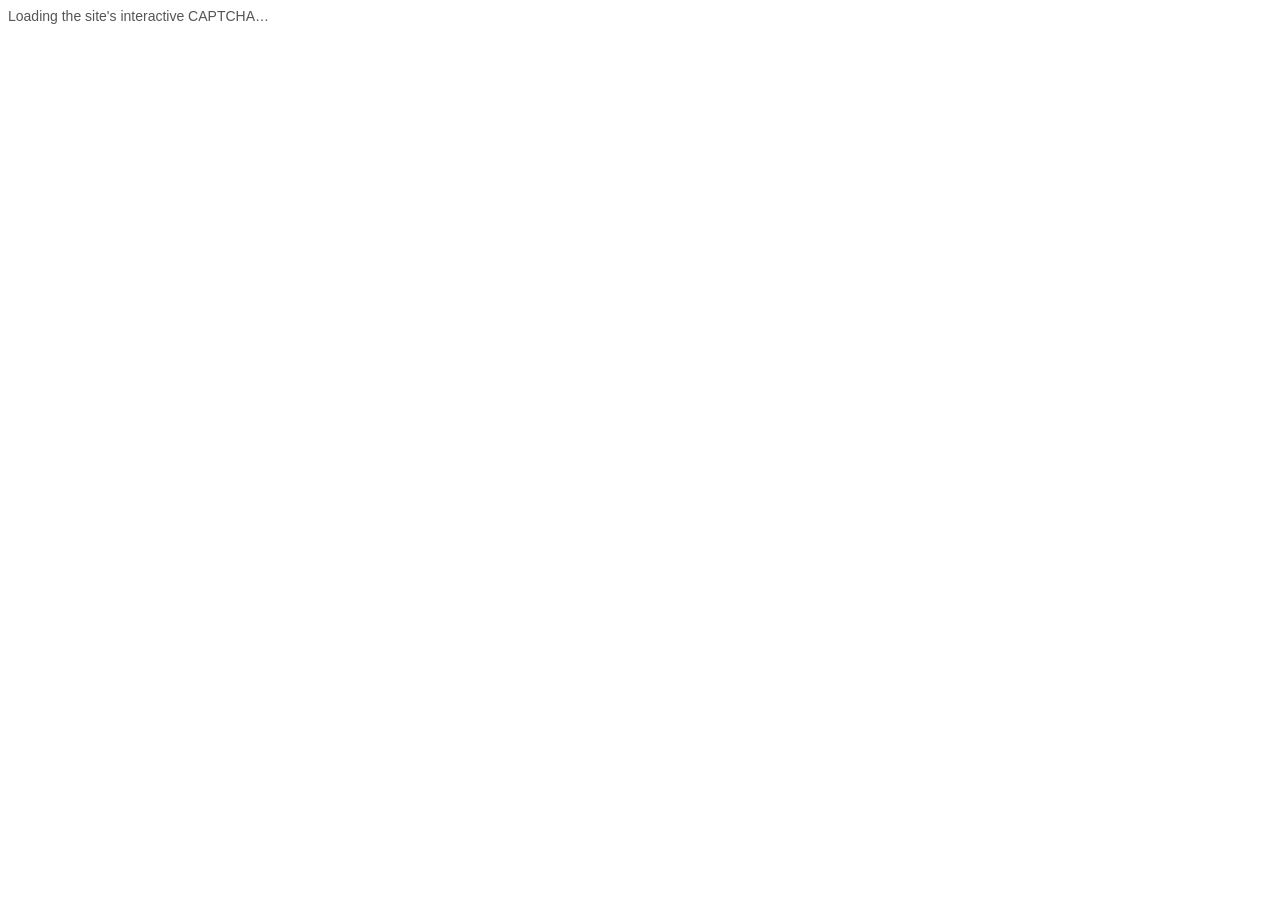
<file: mimi-app/src/main/assets/captcha/index.html>
<!doctype html>
<html><head><meta charset="utf-8"><meta name="viewport" content="width=device-width,initial-scale=1">
<meta http-equiv="Content-Security-Policy" content="default-src 'none'; script-src 'unsafe-inline' https://s.4cdn.org https://hcaptcha.com https://*.hcaptcha.com https://challenges.cloudflare.com https://mcl.io https://*.mcl.io https://spur.us https://*.spur.us; frame-src https://sys.4chan.org https://hcaptcha.com https://*.hcaptcha.com https://challenges.cloudflare.com https://mcl.io https://*.mcl.io https://spur.us https://*.spur.us; connect-src https://hcaptcha.com https://*.hcaptcha.com https://challenges.cloudflare.com https://mcl.io https://*.mcl.io https://spur.us https://*.spur.us; img-src data: https://s.4cdn.org https://hcaptcha.com https://*.hcaptcha.com https://mcl.io https://*.mcl.io https://spur.us https://*.spur.us; style-src 'unsafe-inline' https://hcaptcha.com https://*.hcaptcha.com; font-src https://hcaptcha.com https://*.hcaptcha.com; base-uri 'none'; form-action 'none'">
<style>body{margin:8px;font-family:sans-serif;color:#555}#t-root{margin:12px auto}iframe{max-width:100%}#notice{font-size:14px;white-space:pre-line}dialog{box-sizing:border-box;max-width:calc(100vw - 16px)}dialog img{max-width:100%;height:auto}dialog input{max-width:100%}.t-ext-active{outline:4px solid #00c3ff;outline-offset:-4px}</style>
</head><body><div id="notice" role="status">Loading the site's interactive CAPTCHA…</div><div id="t-root"></div>
<script>
(function(){
  'use strict';
  var expiresAt=0, requiresResponse=true, extended=false, failed=false;
  var notice=document.getElementById('notice');
  document.body.style.background=__DARK__?'#181818':'#fff';
  document.body.style.color=__DARK__?'#ddd':'#333';
  window.mimiCaptchaSnapshot=function(){
    var t=window.TCaptcha;
    if(failed)return {state:'error'};
    if(!t||!t.challengeIdNode||!t.challengeIdNode.value)return {state:expiresAt?'expired':'pending'};
    if(Date.now()>=expiresAt)return {state:'expired'};
    var response=t.respNode.value;
    var done=!requiresResponse||(response.length>0&&(extended||t.isDone()));
    return {state:done?'ready':'pending',challenge:t.challengeIdNode.value,response:response,expiresAt:expiresAt};
  };
  var script=document.createElement('script');
  script.src='https://s.4cdn.org/js/tcaptcha.min.7.js';
  script.onerror=function(){failed=true;notice.textContent='The CAPTCHA could not load. Reload or open the posting page in your browser.';};
  script.onload=function(){
    try {
      var t=window.TCaptcha, original=t.buildFromJson;
      t.buildFromJson=function(data){
        expiresAt=0;
        requiresResponse=!!(data.extTask||(data.tasks&&data.tasks.length));
        extended=!!data.extTask;
        if(data.challenge&&Number(data.ttl)>0)expiresAt=Date.now()+Math.min(Number(data.ttl)*1000,900000)-3000;
        return original.call(t,data);
      };
      t.init(document.getElementById('t-root'),__BOARD__,__THREAD__,1,__DARK__);
      t.setErrorCb(function(message){notice.textContent=message?String(message).replace(/<[^>]*>/g,''):'Solve the CAPTCHA manually, then confirm in the app.';});
      t.onReloadClick();
      notice.textContent='Solve the CAPTCHA manually, then confirm in the app. If verification cannot load, use your browser.';
    } catch(error){failed=true;notice.textContent='This WebView could not start the CAPTCHA. Update Android System WebView or use your browser.';}
  };
  document.head.appendChild(script);
})();
</script></body></html>
</file>
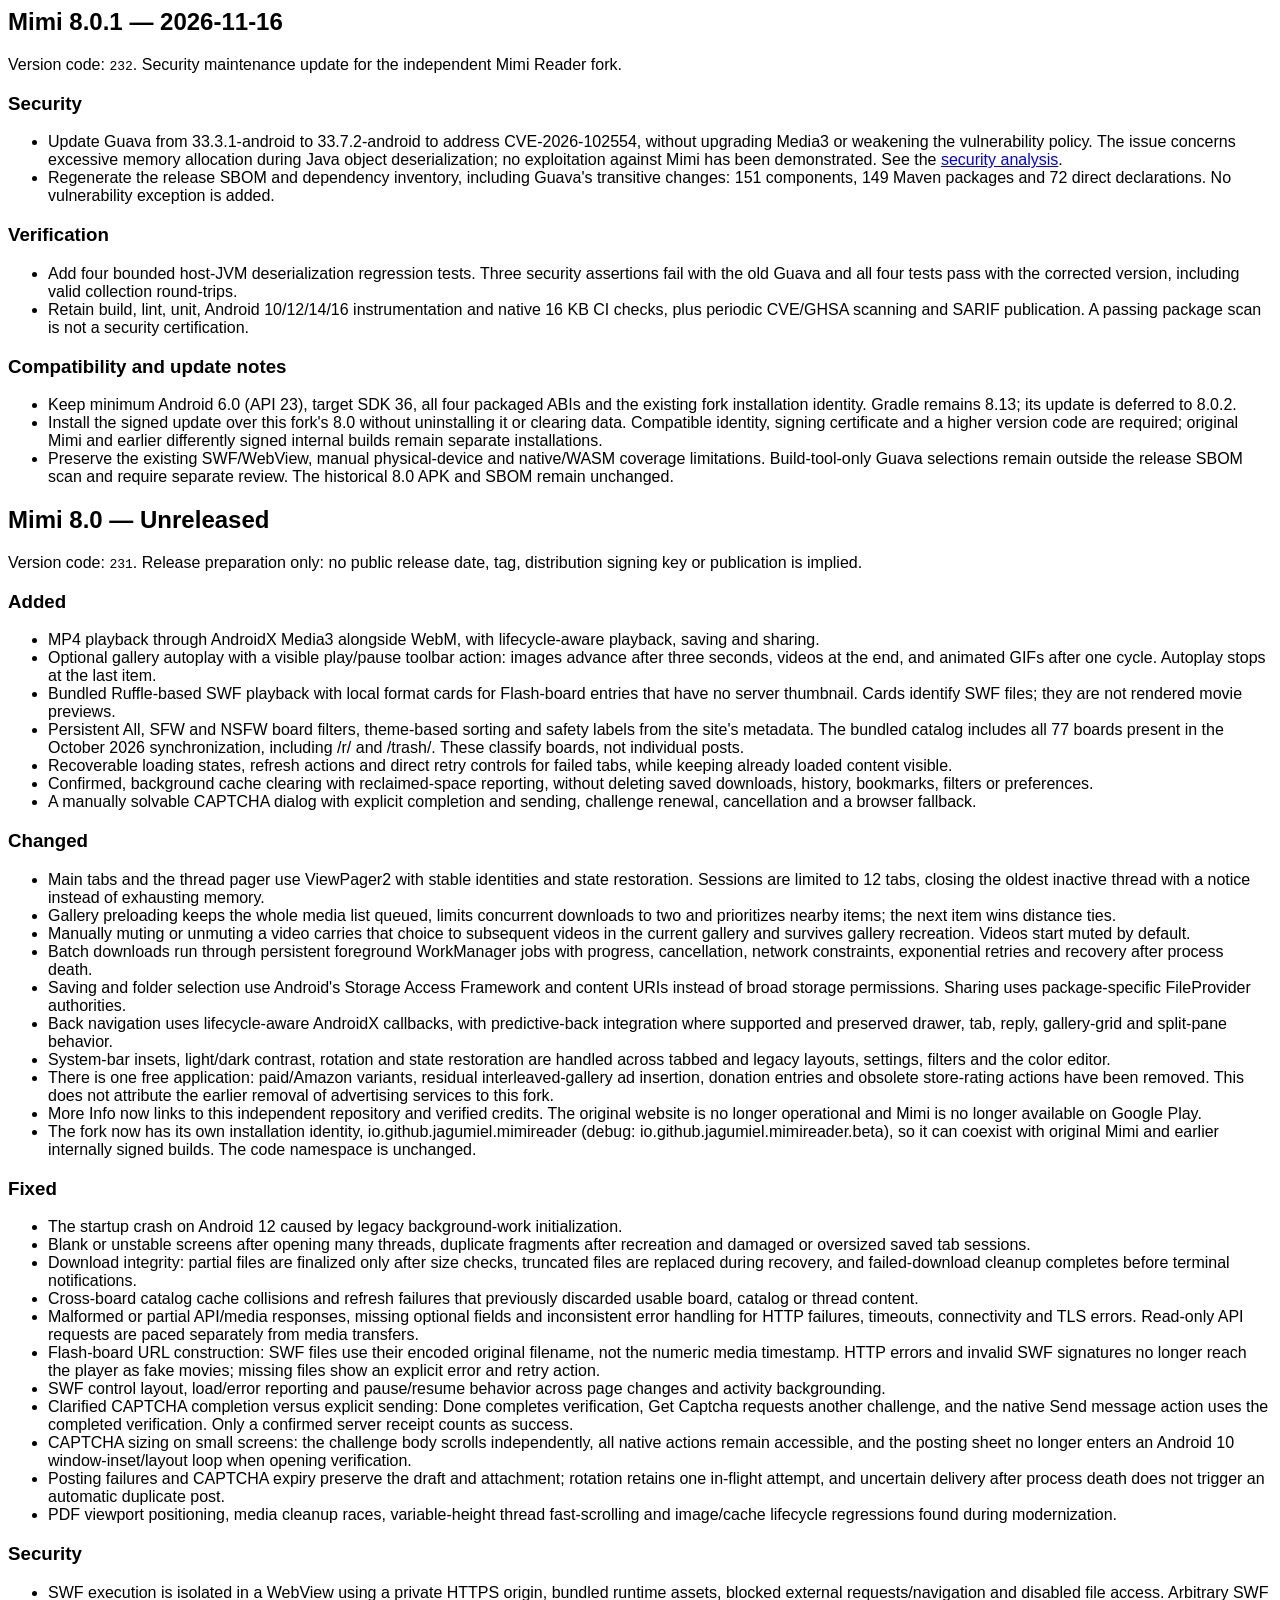
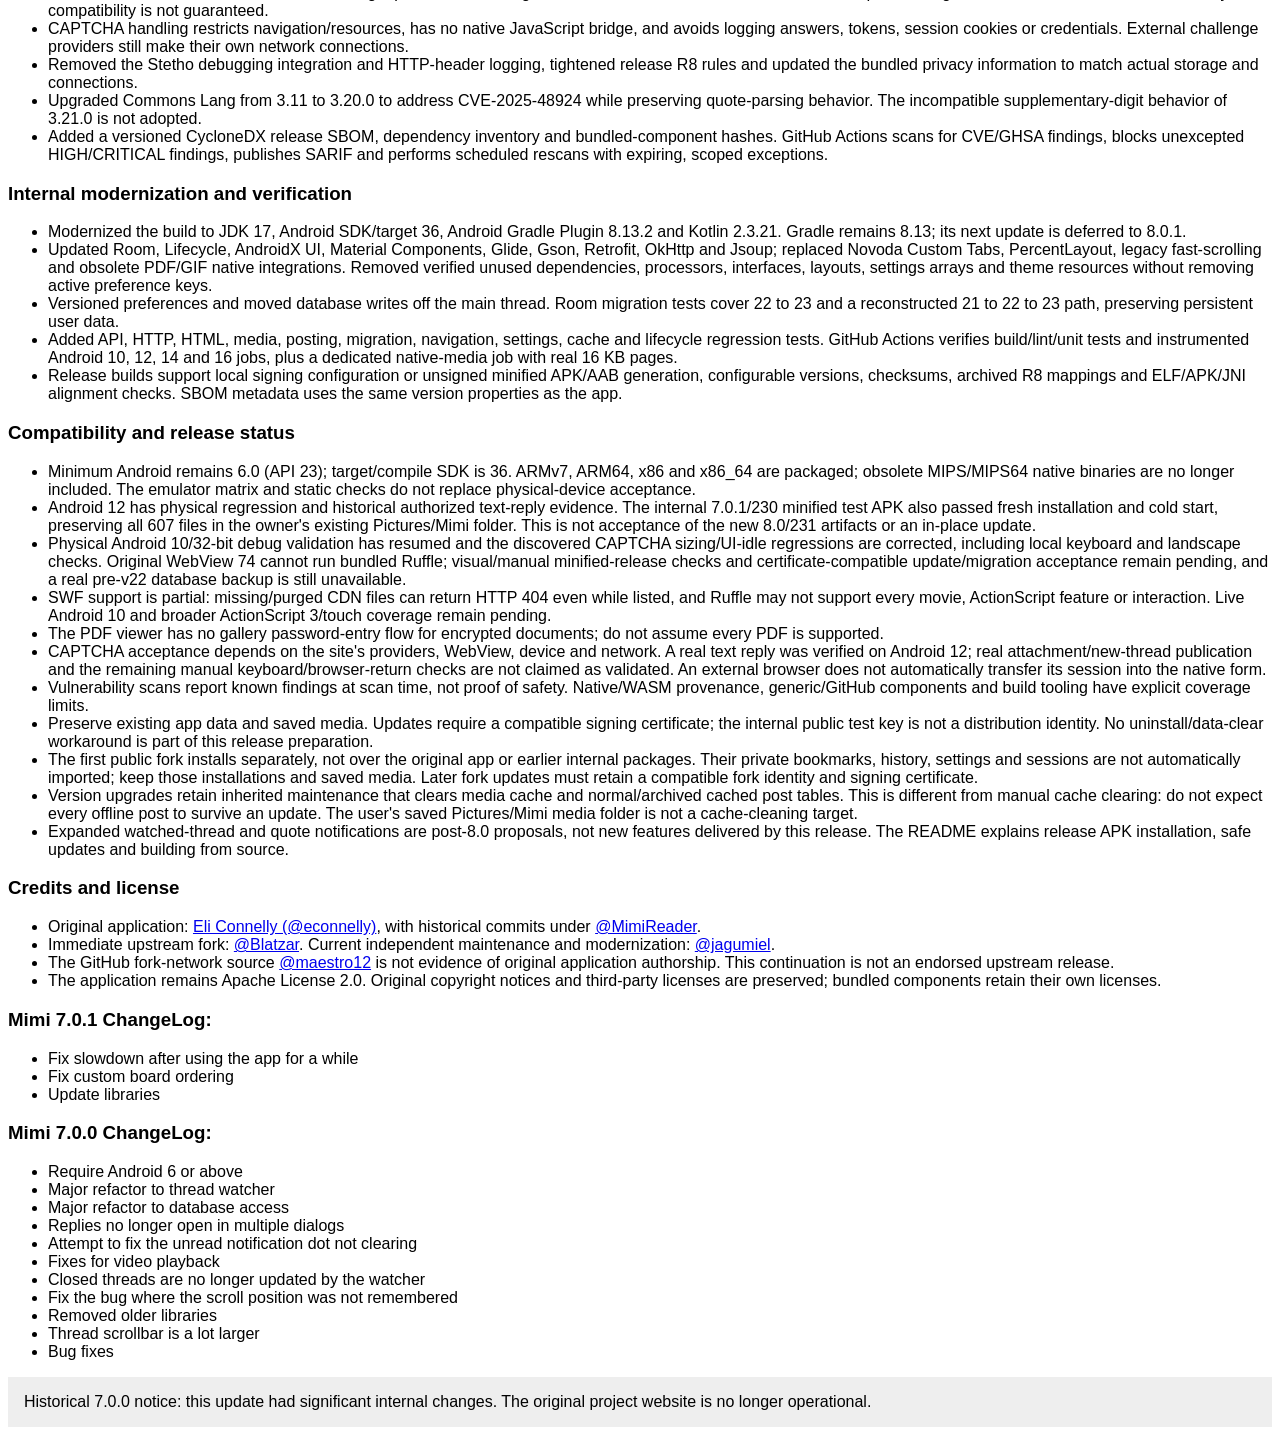
<file: mimi-app/src/main/res/raw/changelog.html>
<!--
  ~ Copyright (c) 2016. Eli Connelly
  ~
  ~ Licensed under the Apache License, Version 2.0 (the "License");
  ~    you may not use this file except in compliance with the License.
  ~    You may obtain a copy of the License at
  ~
  ~      http://www.apache.org/licenses/LICENSE-2.0
  ~
  ~    Unless required by applicable law or agreed to in writing, software
  ~    distributed under the License is distributed on an "AS IS" BASIS,
  ~    WITHOUT WARRANTIES OR CONDITIONS OF ANY KIND, either express or implied.
  ~    See the License for the specific language governing permissions and
  ~    limitations under the License.
  -->

<html>
<head>
    <meta charset="utf-8" />
    <meta name="viewport" content="width=device-width, initial-scale=1" />
    <title>Mimi Reader changelog</title>
    <style>
         body { font-family: sans-serif; } div { background-color: #eeeeee; padding: 1em }
    </style>
</head>
<body>
    <section id="release-8-0-1">
    <h2>Mimi 8.0.1 — 2026-11-16</h2>
    <p>Version code: <code>232</code>. Security maintenance update for the independent Mimi Reader fork.</p>
    <h3>Security</h3>
    <ul>
        <li>Update Guava from 33.3.1-android to 33.7.2-android to address CVE-2026-102554, without upgrading Media3 or weakening the vulnerability policy. The issue concerns excessive memory allocation during Java object deserialization; no exploitation against Mimi has been demonstrated. See the <a href="https://github.com/jagumiel/mimi-reader/blob/master/docs/GUAVA_SECURITY.md">security analysis</a>.</li>
        <li>Regenerate the release SBOM and dependency inventory, including Guava's transitive changes: 151 components, 149 Maven packages and 72 direct declarations. No vulnerability exception is added.</li>
    </ul>
    <h3>Verification</h3>
    <ul>
        <li>Add four bounded host-JVM deserialization regression tests. Three security assertions fail with the old Guava and all four tests pass with the corrected version, including valid collection round-trips.</li>
        <li>Retain build, lint, unit, Android 10/12/14/16 instrumentation and native 16 KB CI checks, plus periodic CVE/GHSA scanning and SARIF publication. A passing package scan is not a security certification.</li>
    </ul>
    <h3>Compatibility and update notes</h3>
    <ul>
        <li>Keep minimum Android 6.0 (API 23), target SDK 36, all four packaged ABIs and the existing fork installation identity. Gradle remains 8.13; its update is deferred to 8.0.2.</li>
        <li>Install the signed update over this fork's 8.0 without uninstalling it or clearing data. Compatible identity, signing certificate and a higher version code are required; original Mimi and earlier differently signed internal builds remain separate installations.</li>
        <li>Preserve the existing SWF/WebView, manual physical-device and native/WASM coverage limitations. Build-tool-only Guava selections remain outside the release SBOM scan and require separate review. The historical 8.0 APK and SBOM remain unchanged.</li>
    </ul>
    </section>
    <section id="release-8-0">
    <h2>Mimi 8.0 — Unreleased</h2>
    <p>Version code: <code>231</code>. Release preparation only: no public release date, tag, distribution signing key or publication is implied.</p>
    <h3>Added</h3>
    <ul>
        <li>MP4 playback through AndroidX Media3 alongside WebM, with lifecycle-aware playback, saving and sharing.</li>
        <li>Optional gallery autoplay with a visible play/pause toolbar action: images advance after three seconds, videos at the end, and animated GIFs after one cycle. Autoplay stops at the last item.</li>
        <li>Bundled Ruffle-based SWF playback with local format cards for Flash-board entries that have no server thumbnail. Cards identify SWF files; they are not rendered movie previews.</li>
        <li>Persistent All, SFW and NSFW board filters, theme-based sorting and safety labels from the site's metadata. The bundled catalog includes all 77 boards present in the October 2026 synchronization, including /r/ and /trash/. These classify boards, not individual posts.</li>
        <li>Recoverable loading states, refresh actions and direct retry controls for failed tabs, while keeping already loaded content visible.</li>
        <li>Confirmed, background cache clearing with reclaimed-space reporting, without deleting saved downloads, history, bookmarks, filters or preferences.</li>
        <li>A manually solvable CAPTCHA dialog with explicit completion and sending, challenge renewal, cancellation and a browser fallback.</li>
    </ul>
    <h3>Changed</h3>
    <ul>
        <li>Main tabs and the thread pager use ViewPager2 with stable identities and state restoration. Sessions are limited to 12 tabs, closing the oldest inactive thread with a notice instead of exhausting memory.</li>
        <li>Gallery preloading keeps the whole media list queued, limits concurrent downloads to two and prioritizes nearby items; the next item wins distance ties.</li>
        <li>Manually muting or unmuting a video carries that choice to subsequent videos in the current gallery and survives gallery recreation. Videos start muted by default.</li>
        <li>Batch downloads run through persistent foreground WorkManager jobs with progress, cancellation, network constraints, exponential retries and recovery after process death.</li>
        <li>Saving and folder selection use Android's Storage Access Framework and content URIs instead of broad storage permissions. Sharing uses package-specific FileProvider authorities.</li>
        <li>Back navigation uses lifecycle-aware AndroidX callbacks, with predictive-back integration where supported and preserved drawer, tab, reply, gallery-grid and split-pane behavior.</li>
        <li>System-bar insets, light/dark contrast, rotation and state restoration are handled across tabbed and legacy layouts, settings, filters and the color editor.</li>
        <li>There is one free application: paid/Amazon variants, residual interleaved-gallery ad insertion, donation entries and obsolete store-rating actions have been removed. This does not attribute the earlier removal of advertising services to this fork.</li>
        <li>More Info now links to this independent repository and verified credits. The original website is no longer operational and Mimi is no longer available on Google Play.</li>
        <li>The fork now has its own installation identity, io.github.jagumiel.mimireader (debug: io.github.jagumiel.mimireader.beta), so it can coexist with original Mimi and earlier internally signed builds. The code namespace is unchanged.</li>
    </ul>
    <h3>Fixed</h3>
    <ul>
        <li>The startup crash on Android 12 caused by legacy background-work initialization.</li>
        <li>Blank or unstable screens after opening many threads, duplicate fragments after recreation and damaged or oversized saved tab sessions.</li>
        <li>Download integrity: partial files are finalized only after size checks, truncated files are replaced during recovery, and failed-download cleanup completes before terminal notifications.</li>
        <li>Cross-board catalog cache collisions and refresh failures that previously discarded usable board, catalog or thread content.</li>
        <li>Malformed or partial API/media responses, missing optional fields and inconsistent error handling for HTTP failures, timeouts, connectivity and TLS errors. Read-only API requests are paced separately from media transfers.</li>
        <li>Flash-board URL construction: SWF files use their encoded original filename, not the numeric media timestamp. HTTP errors and invalid SWF signatures no longer reach the player as fake movies; missing files show an explicit error and retry action.</li>
        <li>SWF control layout, load/error reporting and pause/resume behavior across page changes and activity backgrounding.</li>
        <li>Clarified CAPTCHA completion versus explicit sending: Done completes verification, Get Captcha requests another challenge, and the native Send message action uses the completed verification. Only a confirmed server receipt counts as success.</li>
        <li>CAPTCHA sizing on small screens: the challenge body scrolls independently, all native actions remain accessible, and the posting sheet no longer enters an Android 10 window-inset/layout loop when opening verification.</li>
        <li>Posting failures and CAPTCHA expiry preserve the draft and attachment; rotation retains one in-flight attempt, and uncertain delivery after process death does not trigger an automatic duplicate post.</li>
        <li>PDF viewport positioning, media cleanup races, variable-height thread fast-scrolling and image/cache lifecycle regressions found during modernization.</li>
    </ul>
    <h3>Security</h3>
    <ul>
        <li>SWF execution is isolated in a WebView using a private HTTPS origin, bundled runtime assets, blocked external requests/navigation and disabled file access. Arbitrary SWF compatibility is not guaranteed.</li>
        <li>CAPTCHA handling restricts navigation/resources, has no native JavaScript bridge, and avoids logging answers, tokens, session cookies or credentials. External challenge providers still make their own network connections.</li>
        <li>Removed the Stetho debugging integration and HTTP-header logging, tightened release R8 rules and updated the bundled privacy information to match actual storage and connections.</li>
        <li>Upgraded Commons Lang from 3.11 to 3.20.0 to address CVE-2025-48924 while preserving quote-parsing behavior. The incompatible supplementary-digit behavior of 3.21.0 is not adopted.</li>
        <li>Added a versioned CycloneDX release SBOM, dependency inventory and bundled-component hashes. GitHub Actions scans for CVE/GHSA findings, blocks unexcepted HIGH/CRITICAL findings, publishes SARIF and performs scheduled rescans with expiring, scoped exceptions.</li>
    </ul>
    <h3>Internal modernization and verification</h3>
    <ul>
        <li>Modernized the build to JDK 17, Android SDK/target 36, Android Gradle Plugin 8.13.2 and Kotlin 2.3.21. Gradle remains 8.13; its next update is deferred to 8.0.1.</li>
        <li>Updated Room, Lifecycle, AndroidX UI, Material Components, Glide, Gson, Retrofit, OkHttp and Jsoup; replaced Novoda Custom Tabs, PercentLayout, legacy fast-scrolling and obsolete PDF/GIF native integrations. Removed verified unused dependencies, processors, interfaces, layouts, settings arrays and theme resources without removing active preference keys.</li>
        <li>Versioned preferences and moved database writes off the main thread. Room migration tests cover 22 to 23 and a reconstructed 21 to 22 to 23 path, preserving persistent user data.</li>
        <li>Added API, HTTP, HTML, media, posting, migration, navigation, settings, cache and lifecycle regression tests. GitHub Actions verifies build/lint/unit tests and instrumented Android 10, 12, 14 and 16 jobs, plus a dedicated native-media job with real 16 KB pages.</li>
        <li>Release builds support local signing configuration or unsigned minified APK/AAB generation, configurable versions, checksums, archived R8 mappings and ELF/APK/JNI alignment checks. SBOM metadata uses the same version properties as the app.</li>
    </ul>
    <h3>Compatibility and release status</h3>
    <ul>
        <li>Minimum Android remains 6.0 (API 23); target/compile SDK is 36. ARMv7, ARM64, x86 and x86_64 are packaged; obsolete MIPS/MIPS64 native binaries are no longer included. The emulator matrix and static checks do not replace physical-device acceptance.</li>
        <li>Android 12 has physical regression and historical authorized text-reply evidence. The internal 7.0.1/230 minified test APK also passed fresh installation and cold start, preserving all 607 files in the owner's existing Pictures/Mimi folder. This is not acceptance of the new 8.0/231 artifacts or an in-place update.</li>
        <li>Physical Android 10/32-bit debug validation has resumed and the discovered CAPTCHA sizing/UI-idle regressions are corrected, including local keyboard and landscape checks. Original WebView 74 cannot run bundled Ruffle; visual/manual minified-release checks and certificate-compatible update/migration acceptance remain pending, and a real pre-v22 database backup is still unavailable.</li>
        <li>SWF support is partial: missing/purged CDN files can return HTTP 404 even while listed, and Ruffle may not support every movie, ActionScript feature or interaction. Live Android 10 and broader ActionScript 3/touch coverage remain pending.</li>
        <li>The PDF viewer has no gallery password-entry flow for encrypted documents; do not assume every PDF is supported.</li>
        <li>CAPTCHA acceptance depends on the site's providers, WebView, device and network. A real text reply was verified on Android 12; real attachment/new-thread publication and the remaining manual keyboard/browser-return checks are not claimed as validated. An external browser does not automatically transfer its session into the native form.</li>
        <li>Vulnerability scans report known findings at scan time, not proof of safety. Native/WASM provenance, generic/GitHub components and build tooling have explicit coverage limits.</li>
        <li>Preserve existing app data and saved media. Updates require a compatible signing certificate; the internal public test key is not a distribution identity. No uninstall/data-clear workaround is part of this release preparation.</li>
        <li>The first public fork installs separately, not over the original app or earlier internal packages. Their private bookmarks, history, settings and sessions are not automatically imported; keep those installations and saved media. Later fork updates must retain a compatible fork identity and signing certificate.</li>
        <li>Version upgrades retain inherited maintenance that clears media cache and normal/archived cached post tables. This is different from manual cache clearing: do not expect every offline post to survive an update. The user's saved Pictures/Mimi media folder is not a cache-cleaning target.</li>
        <li>Expanded watched-thread and quote notifications are post-8.0 proposals, not new features delivered by this release. The README explains release APK installation, safe updates and building from source.</li>
    </ul>
    <h3>Credits and license</h3>
    <ul>
        <li>Original application: <a href="https://github.com/econnelly">Eli Connelly (@econnelly)</a>, with historical commits under <a href="https://github.com/MimiReader">@MimiReader</a>.</li>
        <li>Immediate upstream fork: <a href="https://github.com/Blatzar">@Blatzar</a>. Current independent maintenance and modernization: <a href="https://github.com/jagumiel">@jagumiel</a>.</li>
        <li>The GitHub fork-network source <a href="https://github.com/maestro12">@maestro12</a> is not evidence of original application authorship. This continuation is not an endorsed upstream release.</li>
        <li>The application remains Apache License 2.0. Original copyright notices and third-party licenses are preserved; bundled components retain their own licenses.</li>
    </ul>
    </section>

    <h3>Mimi 7.0.1 ChangeLog:</h3>
    <ul>
        <li>Fix slowdown after using the app for a while</li>
        <li>Fix custom board ordering</li>
        <li>Update libraries</li>
    </ul>

    <h3>Mimi 7.0.0 ChangeLog:</h3>
    <ul>
        <li>Require Android 6 or above</li>
        <li>Major refactor to thread watcher</li>
        <li>Major refactor to database access</li>
        <li>Replies no longer open in multiple dialogs</li>
        <li>Attempt to fix the unread notification dot not clearing</li>
        <li>Fixes for video playback</li>
        <li>Closed threads are no longer updated by the watcher</li>
        <li>Fix the bug where the scroll position was not remembered</li>
        <li>Removed older libraries</li>
        <li>Thread scrollbar is a lot larger</li>
        <li>Bug fixes</li>
    </ul>
    <div>
        Historical 7.0.0 notice: this update had significant internal changes.
        The original project website is no longer operational.
    </div>
</body>
</html>
</file>
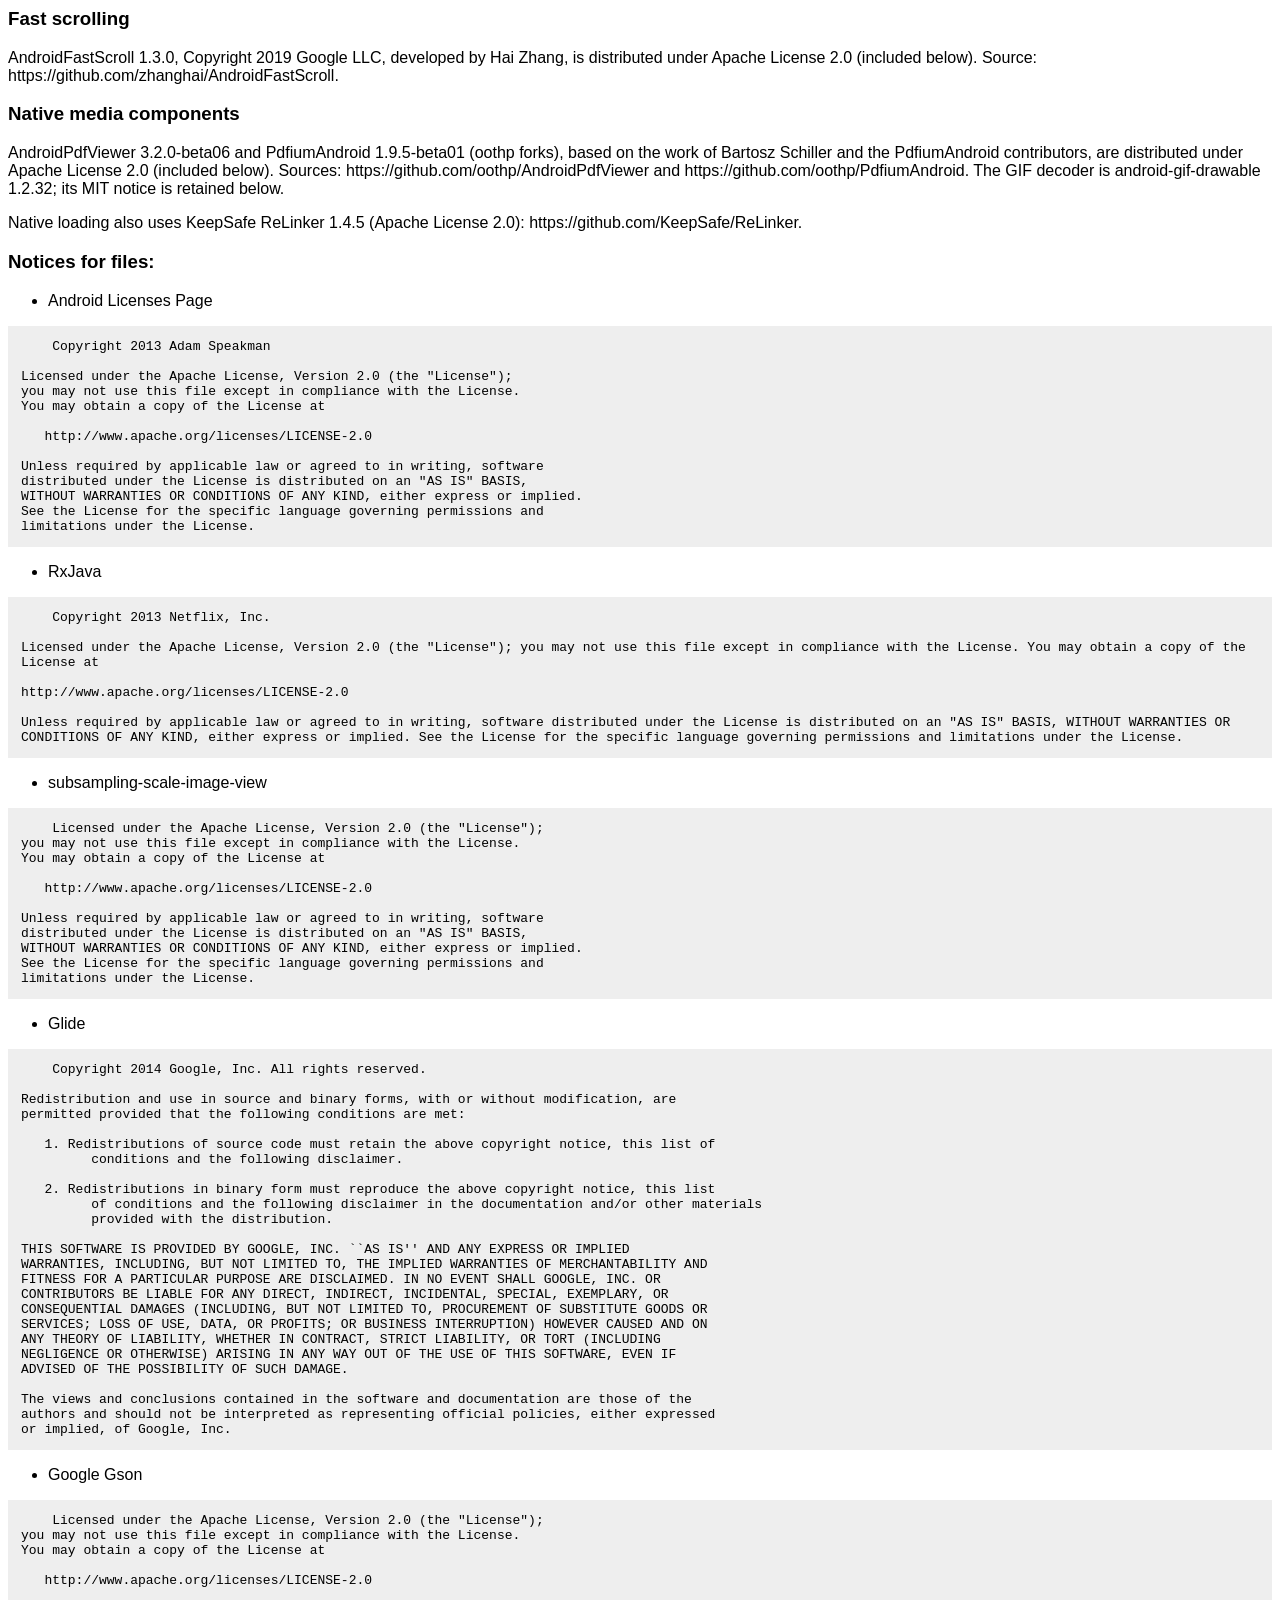
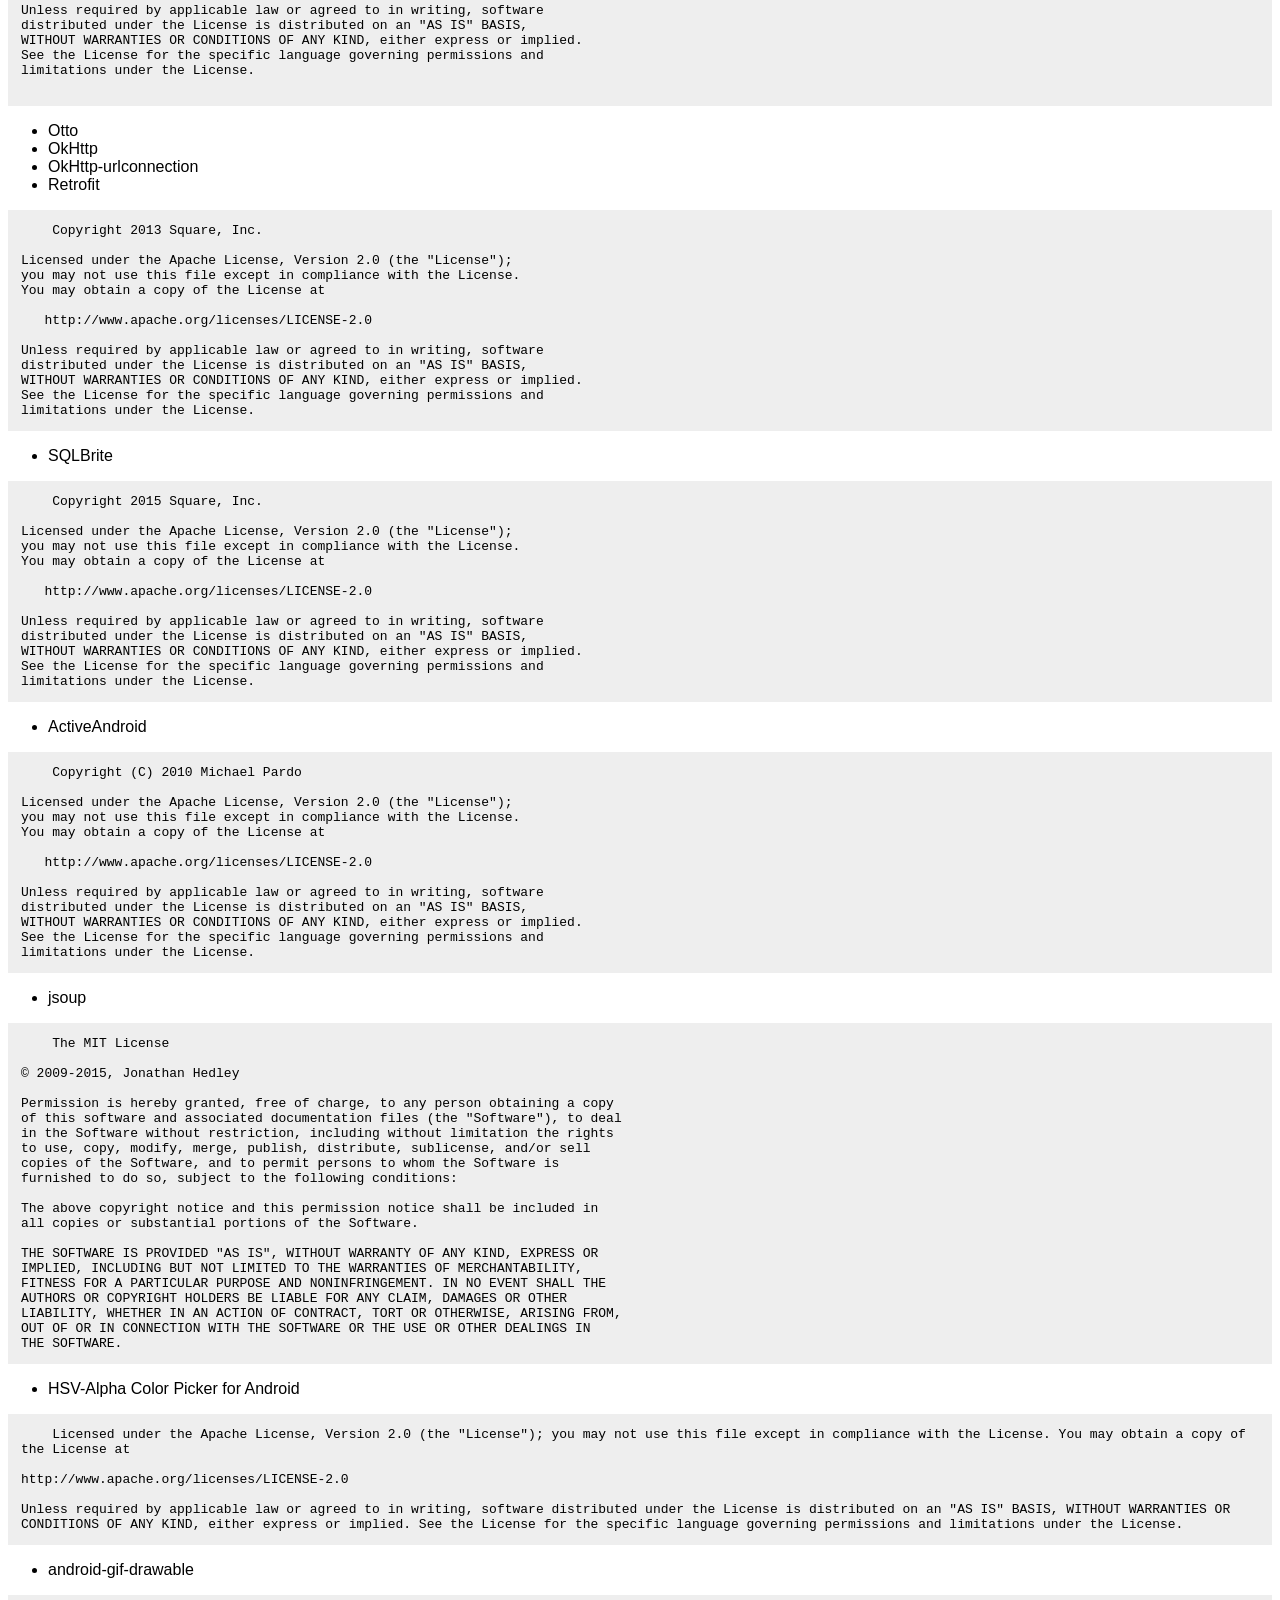
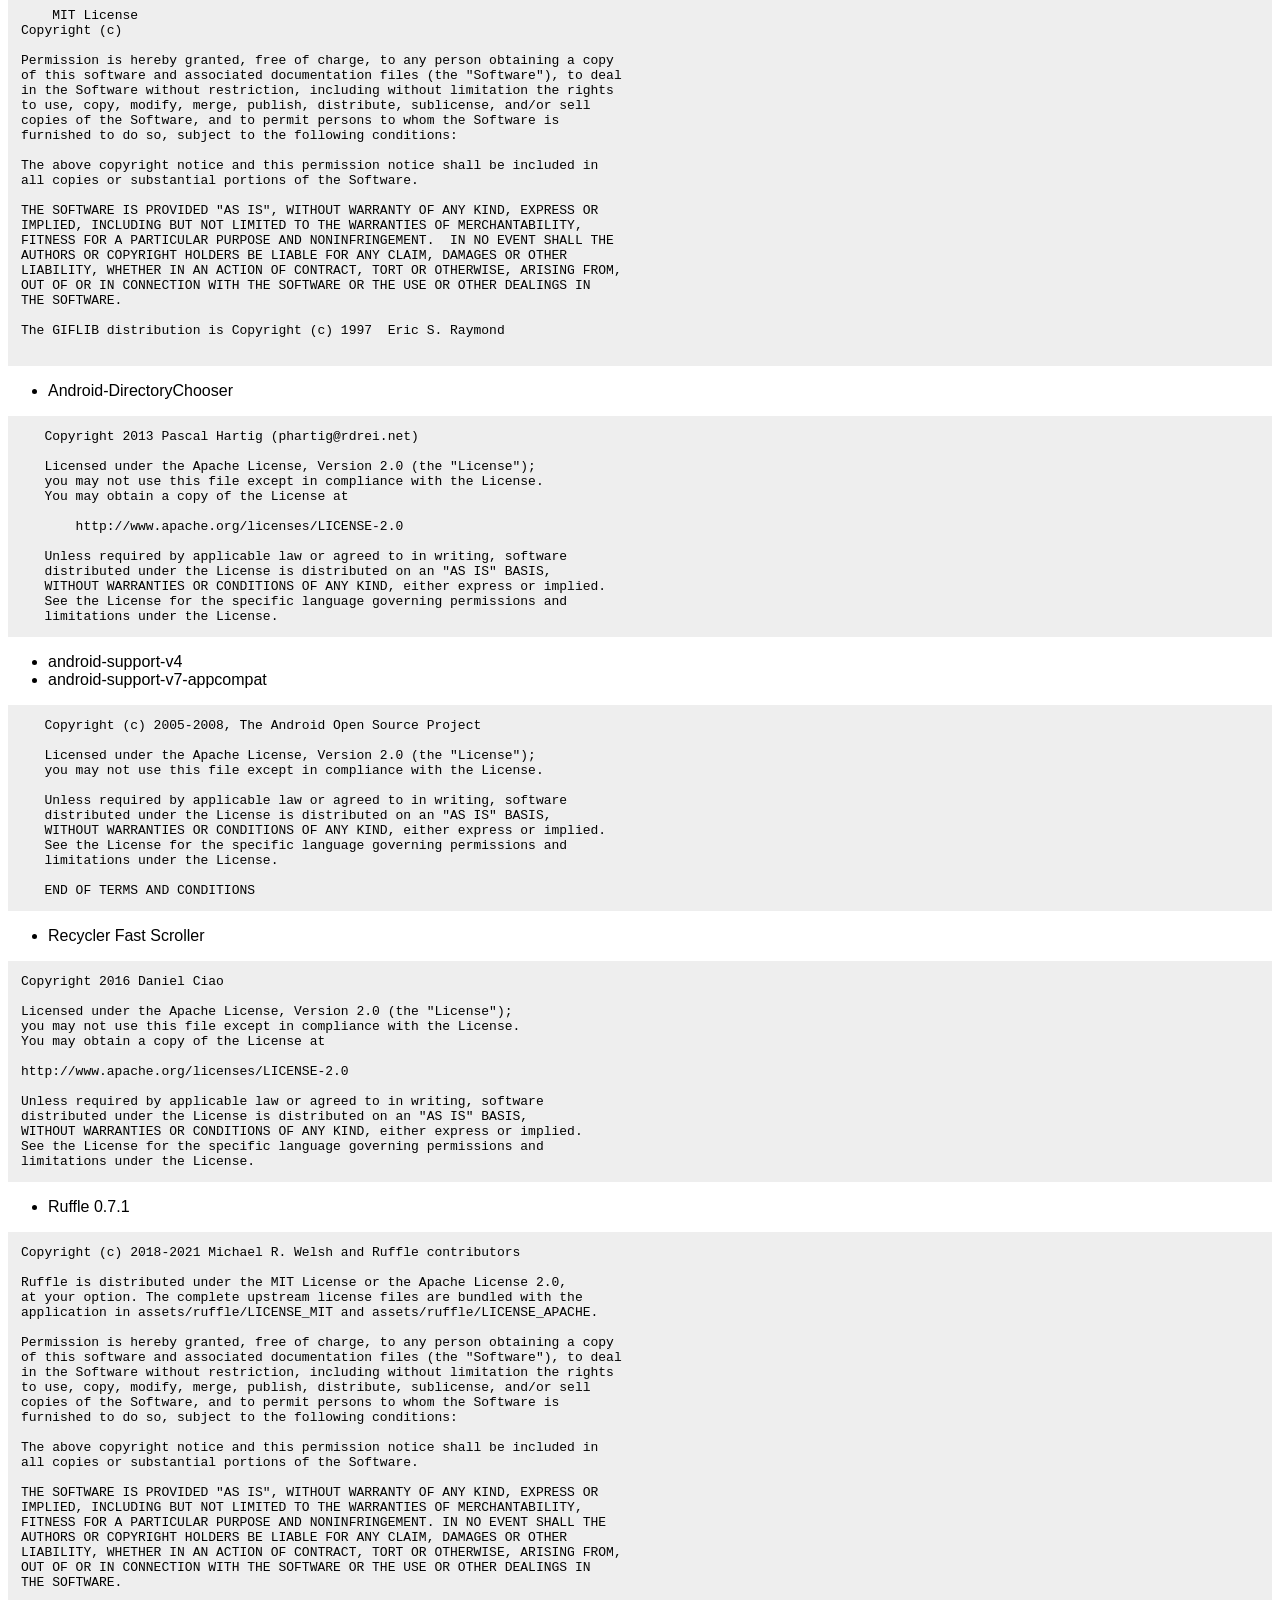
<file: mimi-app/src/main/res/raw/licenses.html>
<html>
<head>
    <style>
         body { font-family: sans-serif; } pre { background-color: #eeeeee; padding: 1em; white-space: pre-wrap; }

    </style>
</head>
<body>
<h3>Fast scrolling</h3>
<p>AndroidFastScroll 1.3.0, Copyright 2019 Google LLC, developed by Hai Zhang,
is distributed under Apache License 2.0 (included below).
Source: https://github.com/zhanghai/AndroidFastScroll.</p>
<h3>Native media components</h3>
<p>AndroidPdfViewer 3.2.0-beta06 and PdfiumAndroid 1.9.5-beta01 (oothp forks),
based on the work of Bartosz Schiller and the PdfiumAndroid contributors, are
distributed under Apache License 2.0 (included below).
Sources: https://github.com/oothp/AndroidPdfViewer and https://github.com/oothp/PdfiumAndroid.
The GIF decoder is android-gif-drawable 1.2.32; its MIT notice is retained below.</p>
<p>Native loading also uses KeepSafe ReLinker 1.4.5 (Apache License 2.0):
https://github.com/KeepSafe/ReLinker.</p>
<h3>Notices for files:</h3>
<ul>
    <li>Android Licenses Page</li>
</ul>
<pre>
    Copyright 2013 Adam Speakman

Licensed under the Apache License, Version 2.0 (the "License");
you may not use this file except in compliance with the License.
You may obtain a copy of the License at

   http://www.apache.org/licenses/LICENSE-2.0

Unless required by applicable law or agreed to in writing, software
distributed under the License is distributed on an "AS IS" BASIS,
WITHOUT WARRANTIES OR CONDITIONS OF ANY KIND, either express or implied.
See the License for the specific language governing permissions and
limitations under the License.
</pre>
<ul>
    <li>RxJava</li>
</ul>
<pre>
    Copyright 2013 Netflix, Inc.

Licensed under the Apache License, Version 2.0 (the "License"); you may not use this file except in compliance with the License. You may obtain a copy of the License at

http://www.apache.org/licenses/LICENSE-2.0

Unless required by applicable law or agreed to in writing, software distributed under the License is distributed on an "AS IS" BASIS, WITHOUT WARRANTIES OR CONDITIONS OF ANY KIND, either express or implied. See the License for the specific language governing permissions and limitations under the License.
</pre>
<ul>
    <li>subsampling-scale-image-view</li>
</ul>
<pre>
    Licensed under the Apache License, Version 2.0 (the "License");
you may not use this file except in compliance with the License.
You may obtain a copy of the License at

   http://www.apache.org/licenses/LICENSE-2.0

Unless required by applicable law or agreed to in writing, software
distributed under the License is distributed on an "AS IS" BASIS,
WITHOUT WARRANTIES OR CONDITIONS OF ANY KIND, either express or implied.
See the License for the specific language governing permissions and
limitations under the License.
</pre>
<ul>
    <li>Glide</li>
</ul>
<pre>
    Copyright 2014 Google, Inc. All rights reserved.

Redistribution and use in source and binary forms, with or without modification, are
permitted provided that the following conditions are met:

   1. Redistributions of source code must retain the above copyright notice, this list of
         conditions and the following disclaimer.

   2. Redistributions in binary form must reproduce the above copyright notice, this list
         of conditions and the following disclaimer in the documentation and/or other materials
         provided with the distribution.

THIS SOFTWARE IS PROVIDED BY GOOGLE, INC. ``AS IS'' AND ANY EXPRESS OR IMPLIED
WARRANTIES, INCLUDING, BUT NOT LIMITED TO, THE IMPLIED WARRANTIES OF MERCHANTABILITY AND
FITNESS FOR A PARTICULAR PURPOSE ARE DISCLAIMED. IN NO EVENT SHALL GOOGLE, INC. OR
CONTRIBUTORS BE LIABLE FOR ANY DIRECT, INDIRECT, INCIDENTAL, SPECIAL, EXEMPLARY, OR
CONSEQUENTIAL DAMAGES (INCLUDING, BUT NOT LIMITED TO, PROCUREMENT OF SUBSTITUTE GOODS OR
SERVICES; LOSS OF USE, DATA, OR PROFITS; OR BUSINESS INTERRUPTION) HOWEVER CAUSED AND ON
ANY THEORY OF LIABILITY, WHETHER IN CONTRACT, STRICT LIABILITY, OR TORT (INCLUDING
NEGLIGENCE OR OTHERWISE) ARISING IN ANY WAY OUT OF THE USE OF THIS SOFTWARE, EVEN IF
ADVISED OF THE POSSIBILITY OF SUCH DAMAGE.

The views and conclusions contained in the software and documentation are those of the
authors and should not be interpreted as representing official policies, either expressed
or implied, of Google, Inc.
</pre>
<ul>
    <li>Google Gson</li>
</ul>
<pre>
    Licensed under the Apache License, Version 2.0 (the "License");
you may not use this file except in compliance with the License.
You may obtain a copy of the License at

   http://www.apache.org/licenses/LICENSE-2.0

Unless required by applicable law or agreed to in writing, software
distributed under the License is distributed on an "AS IS" BASIS,
WITHOUT WARRANTIES OR CONDITIONS OF ANY KIND, either express or implied.
See the License for the specific language governing permissions and
limitations under the License.

</pre>
<ul>
    <li>Otto</li>
    <li>OkHttp</li>
    <li>OkHttp-urlconnection</li>
    <li>Retrofit</li>
</ul>
<pre>
    Copyright 2013 Square, Inc.

Licensed under the Apache License, Version 2.0 (the "License");
you may not use this file except in compliance with the License.
You may obtain a copy of the License at

   http://www.apache.org/licenses/LICENSE-2.0

Unless required by applicable law or agreed to in writing, software
distributed under the License is distributed on an "AS IS" BASIS,
WITHOUT WARRANTIES OR CONDITIONS OF ANY KIND, either express or implied.
See the License for the specific language governing permissions and
limitations under the License.
</pre>
<ul>
    <li>SQLBrite</li>
</ul>
<pre>
    Copyright 2015 Square, Inc.

Licensed under the Apache License, Version 2.0 (the "License");
you may not use this file except in compliance with the License.
You may obtain a copy of the License at

   http://www.apache.org/licenses/LICENSE-2.0

Unless required by applicable law or agreed to in writing, software
distributed under the License is distributed on an "AS IS" BASIS,
WITHOUT WARRANTIES OR CONDITIONS OF ANY KIND, either express or implied.
See the License for the specific language governing permissions and
limitations under the License.
</pre>
<ul>
    <li>ActiveAndroid</li>
</ul>
<pre>
    Copyright (C) 2010 Michael Pardo

Licensed under the Apache License, Version 2.0 (the "License");
you may not use this file except in compliance with the License.
You may obtain a copy of the License at

   http://www.apache.org/licenses/LICENSE-2.0

Unless required by applicable law or agreed to in writing, software
distributed under the License is distributed on an "AS IS" BASIS,
WITHOUT WARRANTIES OR CONDITIONS OF ANY KIND, either express or implied.
See the License for the specific language governing permissions and
limitations under the License.
</pre>
<ul>
    <li>jsoup</li>
</ul>
<pre>
    The MIT License

© 2009-2015, Jonathan Hedley <jonathan@hedley.net>

Permission is hereby granted, free of charge, to any person obtaining a copy
of this software and associated documentation files (the "Software"), to deal
in the Software without restriction, including without limitation the rights
to use, copy, modify, merge, publish, distribute, sublicense, and/or sell
copies of the Software, and to permit persons to whom the Software is
furnished to do so, subject to the following conditions:

The above copyright notice and this permission notice shall be included in
all copies or substantial portions of the Software.

THE SOFTWARE IS PROVIDED "AS IS", WITHOUT WARRANTY OF ANY KIND, EXPRESS OR
IMPLIED, INCLUDING BUT NOT LIMITED TO THE WARRANTIES OF MERCHANTABILITY,
FITNESS FOR A PARTICULAR PURPOSE AND NONINFRINGEMENT. IN NO EVENT SHALL THE
AUTHORS OR COPYRIGHT HOLDERS BE LIABLE FOR ANY CLAIM, DAMAGES OR OTHER
LIABILITY, WHETHER IN AN ACTION OF CONTRACT, TORT OR OTHERWISE, ARISING FROM,
OUT OF OR IN CONNECTION WITH THE SOFTWARE OR THE USE OR OTHER DEALINGS IN
THE SOFTWARE.
</pre>
<ul>
    <li>HSV-Alpha Color Picker for Android</li>
</ul>
<pre>
    Licensed under the Apache License, Version 2.0 (the "License"); you may not use this file except in compliance with the License. You may obtain a copy of the License at

http://www.apache.org/licenses/LICENSE-2.0

Unless required by applicable law or agreed to in writing, software distributed under the License is distributed on an "AS IS" BASIS, WITHOUT WARRANTIES OR CONDITIONS OF ANY KIND, either express or implied. See the License for the specific language governing permissions and limitations under the License.
</pre>
<ul>
    <li>android-gif-drawable</li>
</ul>
<pre>
    MIT License
Copyright (c)

Permission is hereby granted, free of charge, to any person obtaining a copy
of this software and associated documentation files (the "Software"), to deal
in the Software without restriction, including without limitation the rights
to use, copy, modify, merge, publish, distribute, sublicense, and/or sell
copies of the Software, and to permit persons to whom the Software is
furnished to do so, subject to the following conditions:

The above copyright notice and this permission notice shall be included in
all copies or substantial portions of the Software.

THE SOFTWARE IS PROVIDED "AS IS", WITHOUT WARRANTY OF ANY KIND, EXPRESS OR
IMPLIED, INCLUDING BUT NOT LIMITED TO THE WARRANTIES OF MERCHANTABILITY,
FITNESS FOR A PARTICULAR PURPOSE AND NONINFRINGEMENT.  IN NO EVENT SHALL THE
AUTHORS OR COPYRIGHT HOLDERS BE LIABLE FOR ANY CLAIM, DAMAGES OR OTHER
LIABILITY, WHETHER IN AN ACTION OF CONTRACT, TORT OR OTHERWISE, ARISING FROM,
OUT OF OR IN CONNECTION WITH THE SOFTWARE OR THE USE OR OTHER DEALINGS IN
THE SOFTWARE.

The GIFLIB distribution is Copyright (c) 1997  Eric S. Raymond

</pre>
<ul>
    <li>Android-DirectoryChooser</li>
</ul>

<pre>
   Copyright 2013 Pascal Hartig (phartig@rdrei.net)

   Licensed under the Apache License, Version 2.0 (the "License");
   you may not use this file except in compliance with the License.
   You may obtain a copy of the License at

       http://www.apache.org/licenses/LICENSE-2.0

   Unless required by applicable law or agreed to in writing, software
   distributed under the License is distributed on an "AS IS" BASIS,
   WITHOUT WARRANTIES OR CONDITIONS OF ANY KIND, either express or implied.
   See the License for the specific language governing permissions and
   limitations under the License.
</pre>
<ul>
    <li>android-support-v4</li>
    <li>android-support-v7-appcompat</li>
</ul>

<pre>   Copyright (c) 2005-2008, The Android Open Source Project

   Licensed under the Apache License, Version 2.0 (the "License");
   you may not use this file except in compliance with the License.

   Unless required by applicable law or agreed to in writing, software
   distributed under the License is distributed on an "AS IS" BASIS,
   WITHOUT WARRANTIES OR CONDITIONS OF ANY KIND, either express or implied.
   See the License for the specific language governing permissions and
   limitations under the License.

   END OF TERMS AND CONDITIONS</pre>

<ul>
    <li>Recycler Fast Scroller</li>
</ul>
<pre>
Copyright 2016 Daniel Ciao

Licensed under the Apache License, Version 2.0 (the "License");
you may not use this file except in compliance with the License.
You may obtain a copy of the License at

http://www.apache.org/licenses/LICENSE-2.0

Unless required by applicable law or agreed to in writing, software
distributed under the License is distributed on an "AS IS" BASIS,
WITHOUT WARRANTIES OR CONDITIONS OF ANY KIND, either express or implied.
See the License for the specific language governing permissions and
limitations under the License.
</pre>
<ul>
    <li>Ruffle 0.7.1</li>
</ul>
<pre>
Copyright (c) 2018-2021 Michael R. Welsh and Ruffle contributors

Ruffle is distributed under the MIT License or the Apache License 2.0,
at your option. The complete upstream license files are bundled with the
application in assets/ruffle/LICENSE_MIT and assets/ruffle/LICENSE_APACHE.

Permission is hereby granted, free of charge, to any person obtaining a copy
of this software and associated documentation files (the "Software"), to deal
in the Software without restriction, including without limitation the rights
to use, copy, modify, merge, publish, distribute, sublicense, and/or sell
copies of the Software, and to permit persons to whom the Software is
furnished to do so, subject to the following conditions:

The above copyright notice and this permission notice shall be included in
all copies or substantial portions of the Software.

THE SOFTWARE IS PROVIDED "AS IS", WITHOUT WARRANTY OF ANY KIND, EXPRESS OR
IMPLIED, INCLUDING BUT NOT LIMITED TO THE WARRANTIES OF MERCHANTABILITY,
FITNESS FOR A PARTICULAR PURPOSE AND NONINFRINGEMENT. IN NO EVENT SHALL THE
AUTHORS OR COPYRIGHT HOLDERS BE LIABLE FOR ANY CLAIM, DAMAGES OR OTHER
LIABILITY, WHETHER IN AN ACTION OF CONTRACT, TORT OR OTHERWISE, ARISING FROM,
OUT OF OR IN CONNECTION WITH THE SOFTWARE OR THE USE OR OTHER DEALINGS IN
THE SOFTWARE.
</pre>
</body>
</html>
</file>
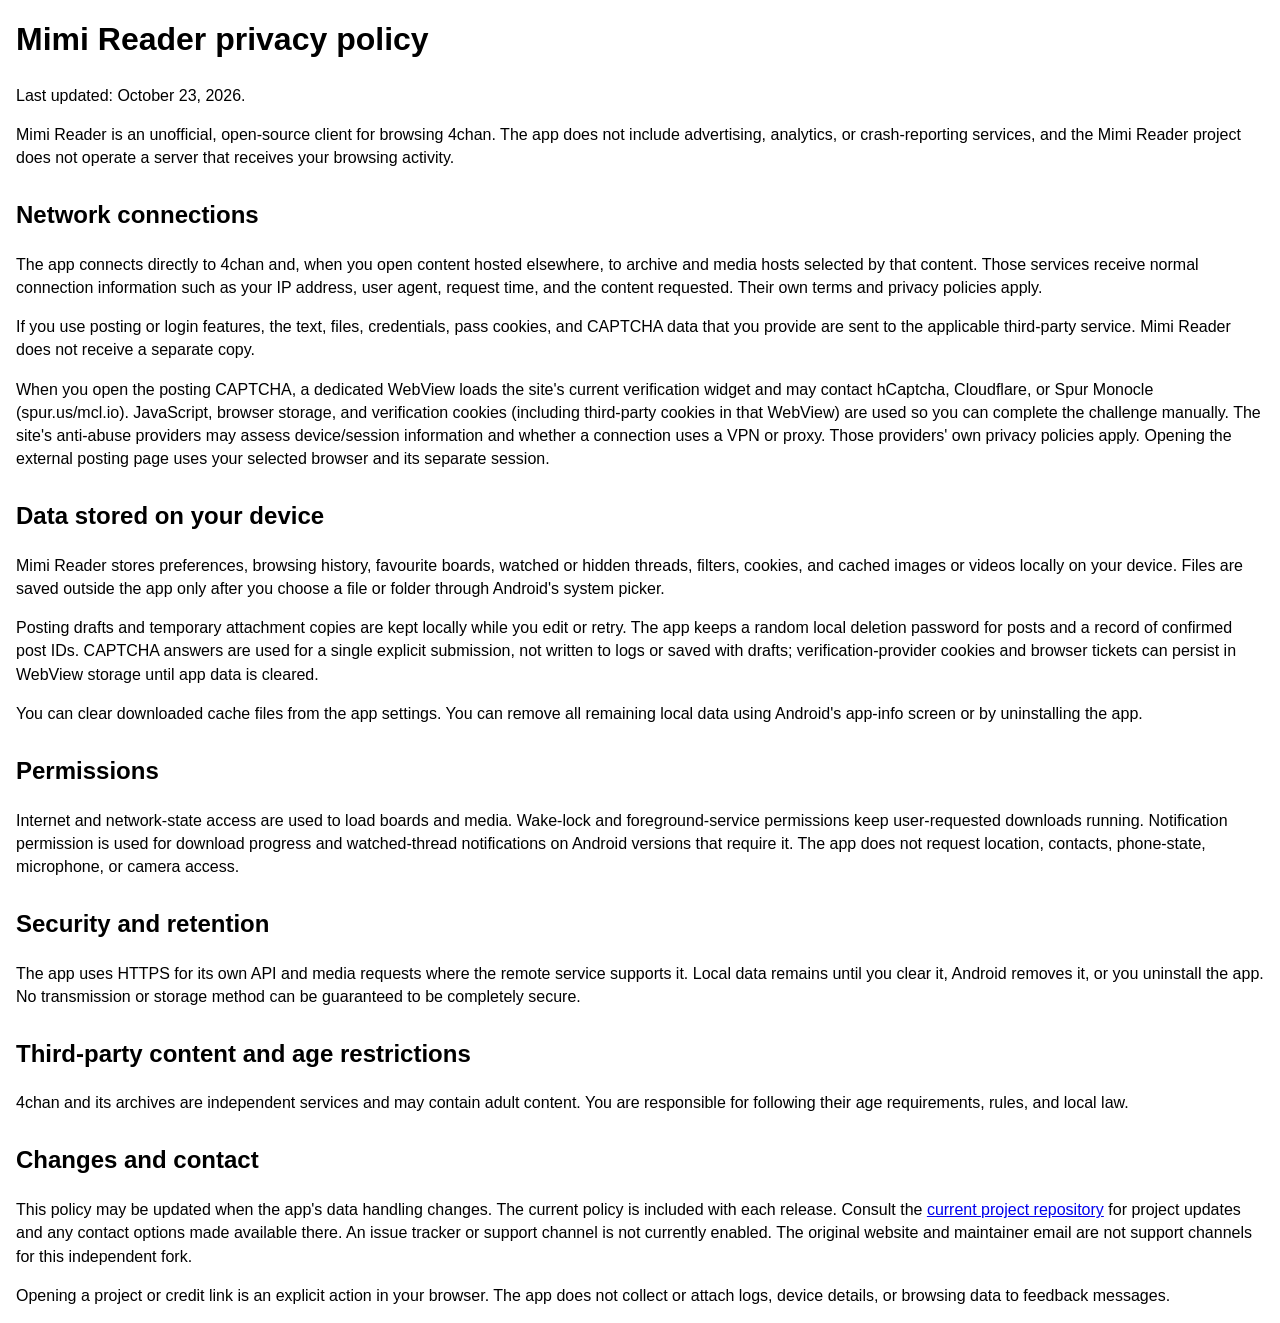
<file: mimi-app/src/main/res/raw/privacypolicy.html>
<!--
  Copyright (c) 2016 Eli Connelly

  Licensed under the Apache License, Version 2.0 (the "License");
  you may not use this file except in compliance with the License.
  You may obtain a copy of the License at

      http://www.apache.org/licenses/LICENSE-2.0

  Unless required by applicable law or agreed to in writing, software
  distributed under the License is distributed on an "AS IS" BASIS,
  WITHOUT WARRANTIES OR CONDITIONS OF ANY KIND, either express or implied.
  See the License for the specific language governing permissions and
  limitations under the License.
-->
<html>
<head>
    <meta name="viewport" content="width=device-width, initial-scale=1" />
    <style>
        body { font-family: sans-serif; line-height: 1.45; padding: 0.5em; }
        h2 { margin-top: 1.2em; }
    </style>
</head>
<body>
<h1>Mimi Reader privacy policy</h1>
<p>Last updated: October 23, 2026.</p>

<p>Mimi Reader is an unofficial, open-source client for browsing 4chan. The app does not include advertising, analytics, or crash-reporting services, and the Mimi Reader project does not operate a server that receives your browsing activity.</p>

<h2>Network connections</h2>
<p>The app connects directly to 4chan and, when you open content hosted elsewhere, to archive and media hosts selected by that content. Those services receive normal connection information such as your IP address, user agent, request time, and the content requested. Their own terms and privacy policies apply.</p>
<p>If you use posting or login features, the text, files, credentials, pass cookies, and CAPTCHA data that you provide are sent to the applicable third-party service. Mimi Reader does not receive a separate copy.</p>
<p>When you open the posting CAPTCHA, a dedicated WebView loads the site's current verification widget and may contact hCaptcha, Cloudflare, or Spur Monocle (spur.us/mcl.io). JavaScript, browser storage, and verification cookies (including third-party cookies in that WebView) are used so you can complete the challenge manually. The site's anti-abuse providers may assess device/session information and whether a connection uses a VPN or proxy. Those providers' own privacy policies apply. Opening the external posting page uses your selected browser and its separate session.</p>

<h2>Data stored on your device</h2>
<p>Mimi Reader stores preferences, browsing history, favourite boards, watched or hidden threads, filters, cookies, and cached images or videos locally on your device. Files are saved outside the app only after you choose a file or folder through Android's system picker.</p>
<p>Posting drafts and temporary attachment copies are kept locally while you edit or retry. The app keeps a random local deletion password for posts and a record of confirmed post IDs. CAPTCHA answers are used for a single explicit submission, not written to logs or saved with drafts; verification-provider cookies and browser tickets can persist in WebView storage until app data is cleared.</p>
<p>You can clear downloaded cache files from the app settings. You can remove all remaining local data using Android's app-info screen or by uninstalling the app.</p>

<h2>Permissions</h2>
<p>Internet and network-state access are used to load boards and media. Wake-lock and foreground-service permissions keep user-requested downloads running. Notification permission is used for download progress and watched-thread notifications on Android versions that require it. The app does not request location, contacts, phone-state, microphone, or camera access.</p>

<h2>Security and retention</h2>
<p>The app uses HTTPS for its own API and media requests where the remote service supports it. Local data remains until you clear it, Android removes it, or you uninstall the app. No transmission or storage method can be guaranteed to be completely secure.</p>

<h2>Third-party content and age restrictions</h2>
<p>4chan and its archives are independent services and may contain adult content. You are responsible for following their age requirements, rules, and local law.</p>

<h2>Changes and contact</h2>
<p>This policy may be updated when the app's data handling changes. The current policy is included with each release. Consult the <a href="https://github.com/jagumiel/mimi-reader">current project repository</a> for project updates and any contact options made available there. An issue tracker or support channel is not currently enabled. The original website and maintainer email are not support channels for this independent fork.</p>
<p>Opening a project or credit link is an explicit action in your browser. The app does not collect or attach logs, device details, or browsing data to feedback messages.</p>
</body>
</html>
</file>
